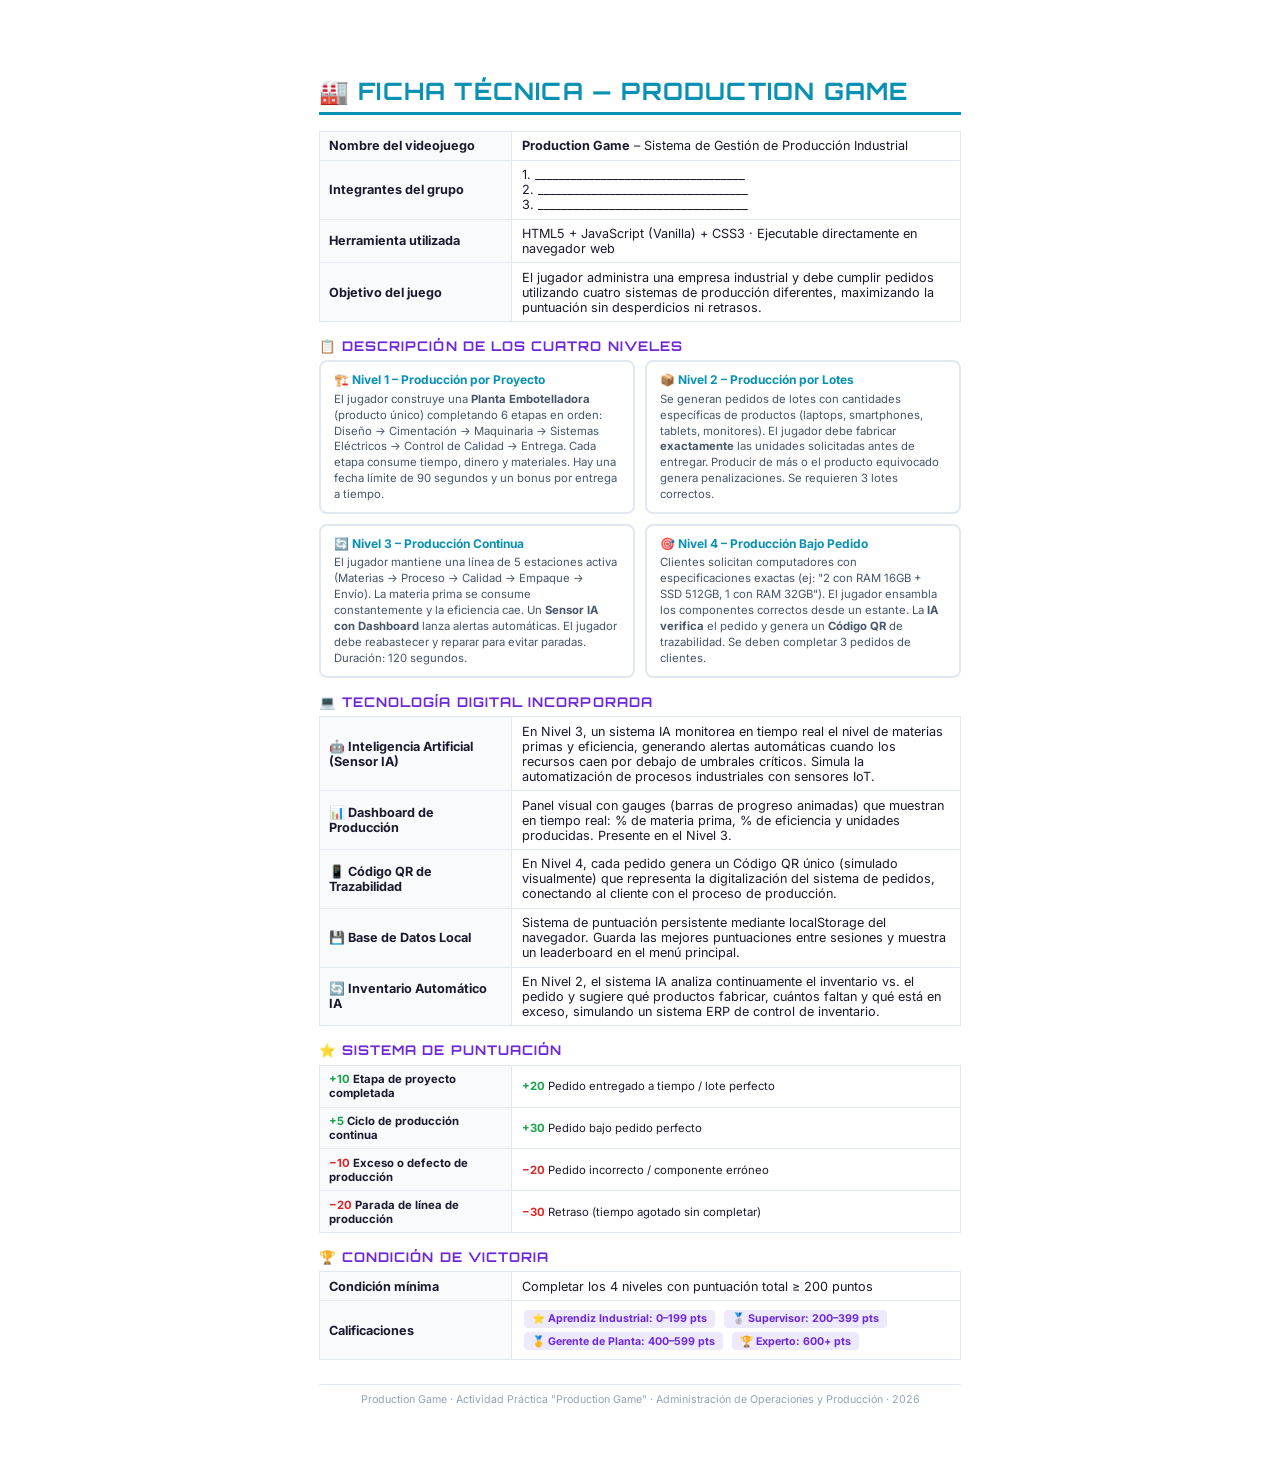
<file: ficha-tecnica.html>
<!DOCTYPE html>
<html lang="es">
<head>
  <meta charset="UTF-8"/>
  <title>Ficha Técnica – Production Game</title>
  <link href="https://fonts.googleapis.com/css2?family=Orbitron:wght@700&family=Inter:wght@400;600;700&display=swap" rel="stylesheet"/>
  <style>
    *{box-sizing:border-box;margin:0;padding:0}
    body{font-family:'Inter',sans-serif;background:#fff;color:#1a1a2e;padding:2cm;font-size:10pt;max-width:21cm;margin:auto}
    h1{font-family:'Orbitron',monospace;font-size:18pt;color:#0891b2;letter-spacing:.05em;border-bottom:3px solid #0891b2;padding-bottom:.4rem;margin-bottom:1rem}
    h2{font-family:'Orbitron',monospace;font-size:10pt;color:#6d28d9;margin:1rem 0 .4rem;text-transform:uppercase;letter-spacing:.08em}
    table{width:100%;border-collapse:collapse;margin-bottom:.5rem}
    td{padding:.4rem .6rem;border:1px solid #e2e8f0;font-size:9.5pt}
    td:first-child{font-weight:700;background:#f8fafc;width:30%}
    .level-grid{display:grid;grid-template-columns:1fr 1fr;gap:.6rem;margin-top:.3rem}
    .lvl-box{border:2px solid #e2e8f0;border-radius:8px;padding:.6rem .8rem}
    .lvl-box h3{font-size:9pt;font-weight:700;color:#0891b2;margin-bottom:.3rem}
    .lvl-box p{font-size:8.5pt;color:#475569;line-height:1.4}
    .badge{display:inline-block;background:#ede9fe;color:#6d28d9;border-radius:4px;padding:.15rem .5rem;font-size:8pt;font-weight:700;margin:.15rem}
    .score-table td{font-size:8.5pt}
    .score-table .pos{color:#16a34a;font-weight:700}
    .score-table .neg{color:#dc2626;font-weight:700}
    footer{margin-top:1.5rem;font-size:8pt;color:#94a3b8;text-align:center;border-top:1px solid #e2e8f0;padding-top:.5rem}
    @media print{body{padding:1.5cm}}
  </style>
</head>
<body>

<h1>🏭 FICHA TÉCNICA — PRODUCTION GAME</h1>

<table>
  <tr><td>Nombre del videojuego</td><td><strong>Production Game</strong> – Sistema de Gestión de Producción Industrial</td></tr>
  <tr><td>Integrantes del grupo</td><td>
    1. ___________________________________<br>
    2. ___________________________________<br>
    3. ___________________________________
  </td></tr>
  <tr><td>Herramienta utilizada</td><td>HTML5 + JavaScript (Vanilla) + CSS3 · Ejecutable directamente en navegador web</td></tr>
  <tr><td>Objetivo del juego</td><td>El jugador administra una empresa industrial y debe cumplir pedidos utilizando cuatro sistemas de producción diferentes, maximizando la puntuación sin desperdicios ni retrasos.</td></tr>
</table>

<h2>📋 Descripción de los Cuatro Niveles</h2>
<div class="level-grid">
  <div class="lvl-box">
    <h3>🏗️ Nivel 1 – Producción por Proyecto</h3>
    <p>El jugador construye una <strong>Planta Embotelladora</strong> (producto único) completando 6 etapas en orden: Diseño → Cimentación → Maquinaria → Sistemas Eléctricos → Control de Calidad → Entrega. Cada etapa consume tiempo, dinero y materiales. Hay una fecha límite de 90 segundos y un bonus por entrega a tiempo.</p>
  </div>
  <div class="lvl-box">
    <h3>📦 Nivel 2 – Producción por Lotes</h3>
    <p>Se generan pedidos de lotes con cantidades específicas de productos (laptops, smartphones, tablets, monitores). El jugador debe fabricar <strong>exactamente</strong> las unidades solicitadas antes de entregar. Producir de más o el producto equivocado genera penalizaciones. Se requieren 3 lotes correctos.</p>
  </div>
  <div class="lvl-box">
    <h3>🔄 Nivel 3 – Producción Continua</h3>
    <p>El jugador mantiene una línea de 5 estaciones activa (Materias → Proceso → Calidad → Empaque → Envío). La materia prima se consume constantemente y la eficiencia cae. Un <strong>Sensor IA con Dashboard</strong> lanza alertas automáticas. El jugador debe reabastecer y reparar para evitar paradas. Duración: 120 segundos.</p>
  </div>
  <div class="lvl-box">
    <h3>🎯 Nivel 4 – Producción Bajo Pedido</h3>
    <p>Clientes solicitan computadores con especificaciones exactas (ej: "2 con RAM 16GB + SSD 512GB, 1 con RAM 32GB"). El jugador ensambla los componentes correctos desde un estante. La <strong>IA verifica</strong> el pedido y genera un <strong>Código QR</strong> de trazabilidad. Se deben completar 3 pedidos de clientes.</p>
  </div>
</div>

<h2>💻 Tecnología Digital Incorporada</h2>
<table>
  <tr><td>🤖 Inteligencia Artificial (Sensor IA)</td><td>En Nivel 3, un sistema IA monitorea en tiempo real el nivel de materias primas y eficiencia, generando alertas automáticas cuando los recursos caen por debajo de umbrales críticos. Simula la automatización de procesos industriales con sensores IoT.</td></tr>
  <tr><td>📊 Dashboard de Producción</td><td>Panel visual con gauges (barras de progreso animadas) que muestran en tiempo real: % de materia prima, % de eficiencia y unidades producidas. Presente en el Nivel 3.</td></tr>
  <tr><td>📱 Código QR de Trazabilidad</td><td>En Nivel 4, cada pedido genera un Código QR único (simulado visualmente) que representa la digitalización del sistema de pedidos, conectando al cliente con el proceso de producción.</td></tr>
  <tr><td>💾 Base de Datos Local</td><td>Sistema de puntuación persistente mediante localStorage del navegador. Guarda las mejores puntuaciones entre sesiones y muestra un leaderboard en el menú principal.</td></tr>
  <tr><td>🔄 Inventario Automático IA</td><td>En Nivel 2, el sistema IA analiza continuamente el inventario vs. el pedido y sugiere qué productos fabricar, cuántos faltan y qué está en exceso, simulando un sistema ERP de control de inventario.</td></tr>
</table>

<h2>⭐ Sistema de Puntuación</h2>
<table class="score-table">
  <tr><td width="50%"><span class="pos">+10</span> Etapa de proyecto completada</td><td><span class="pos">+20</span> Pedido entregado a tiempo / lote perfecto</td></tr>
  <tr><td><span class="pos">+5</span> Ciclo de producción continua</td><td><span class="pos">+30</span> Pedido bajo pedido perfecto</td></tr>
  <tr><td><span class="neg">−10</span> Exceso o defecto de producción</td><td><span class="neg">−20</span> Pedido incorrecto / componente erróneo</td></tr>
  <tr><td><span class="neg">−20</span> Parada de línea de producción</td><td><span class="neg">−30</span> Retraso (tiempo agotado sin completar)</td></tr>
</table>

<h2>🏆 Condición de Victoria</h2>
<table>
  <tr><td>Condición mínima</td><td>Completar los 4 niveles con puntuación total ≥ 200 puntos</td></tr>
  <tr><td>Calificaciones</td><td>
    <span class="badge">⭐ Aprendiz Industrial: 0–199 pts</span>
    <span class="badge">🥈 Supervisor: 200–399 pts</span>
    <span class="badge">🥇 Gerente de Planta: 400–599 pts</span>
    <span class="badge">🏆 Experto: 600+ pts</span>
  </td></tr>
</table>

<footer>
  Production Game · Actividad Práctica "Production Game" · Administración de Operaciones y Producción · 2026
</footer>

</body>
</html>
</file>
